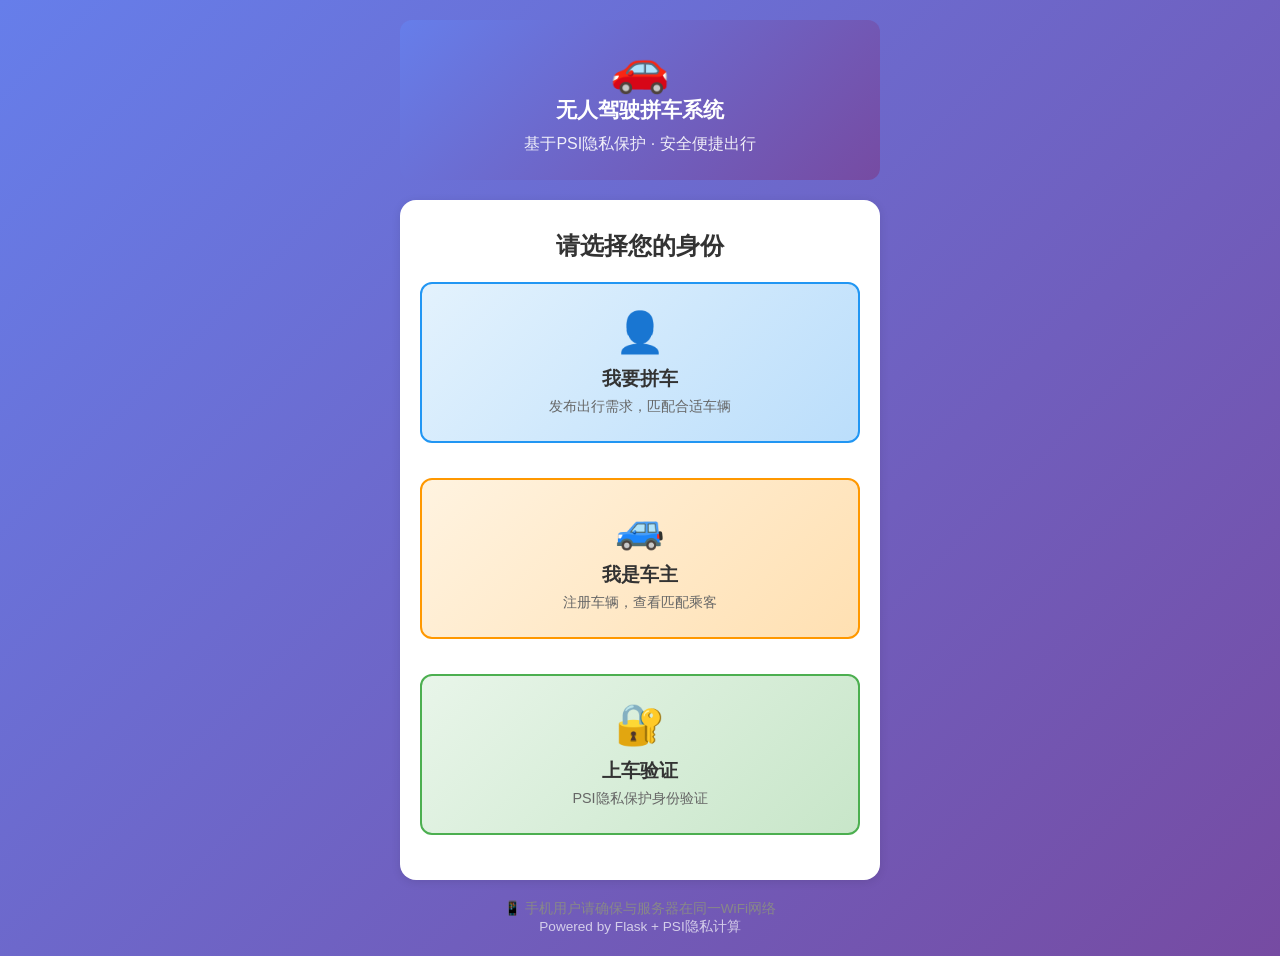
<file: templates/index.html>
<!DOCTYPE html>
<html lang="zh-CN">
<head>
    <meta charset="UTF-8">
    <meta name="viewport" content="width=device-width, initial-scale=1.0, user-scalable=no">
    <title>无人驾驶拼车系统</title>
    <link rel="stylesheet" href="/static/style.css">
    <style>
        body {
            padding: 10px;
        }

        .container {
            max-width: 500px;
            padding: 10px;
        }

        .header h1 {
            font-size: 1.5rem;
        }

        .selection-box {
            padding: 30px 20px;
        }

        .selection-card {
            padding: 25px 20px;
            margin-bottom: 15px;
        }

        .selection-card .icon {
            font-size: 2.5rem;
            margin-bottom: 10px;
        }

        .selection-card h3 {
            font-size: 1.2rem;
            margin-bottom: 5px;
        }

        .selection-card p {
            font-size: 0.9rem;
        }

        .welcome-banner {
            background: linear-gradient(135deg, #667eea 0%, #764ba2 100%);
            color: white;
            padding: 20px;
            border-radius: 12px;
            margin-bottom: 20px;
            text-align: center;
        }

        .welcome-banner h2 {
            margin: 0 0 10px 0;
            font-size: 1.3rem;
        }

        .welcome-banner p {
            margin: 5px 0;
            opacity: 0.9;
        }
    </style>
</head>
<body>
    <div class="container">
        <!-- 欢迎横幅 -->
        <div class="welcome-banner">
            <div style="font-size: 3rem;">🚗</div>
            <h2>无人驾驶拼车系统</h2>
            <p>基于PSI隐私保护 · 安全便捷出行</p>
        </div>

        <div class="selection-box">
            <h2 style="margin-bottom: 20px; text-align: center;">请选择您的身份</h2>

            <div class="button-group">
                <a href="/passenger" class="selection-card passenger-card">
                    <div class="icon">👤</div>
                    <h3>我要拼车</h3>
                    <p>发布出行需求，匹配合适车辆</p>
                </a>

                <a href="/vehicle" class="selection-card vehicle-card">
                    <div class="icon">🚙</div>
                    <h3>我是车主</h3>
                    <p>注册车辆，查看匹配乘客</p>
                </a>

                <a href="/verify" class="selection-card verify-card">
                    <div class="icon">🔐</div>
                    <h3>上车验证</h3>
                    <p>PSI隐私保护身份验证</p>
                </a>
            </div>
        </div>

        <div class="footer" style="margin-top: 20px;">
            <p style="color: #888; font-size: 0.85rem;">
                📱 手机用户请确保与服务器在同一WiFi网络
            </p>
            <p>Powered by Flask + PSI隐私计算</p>
        </div>
    </div>
</body>
</html>
</file>
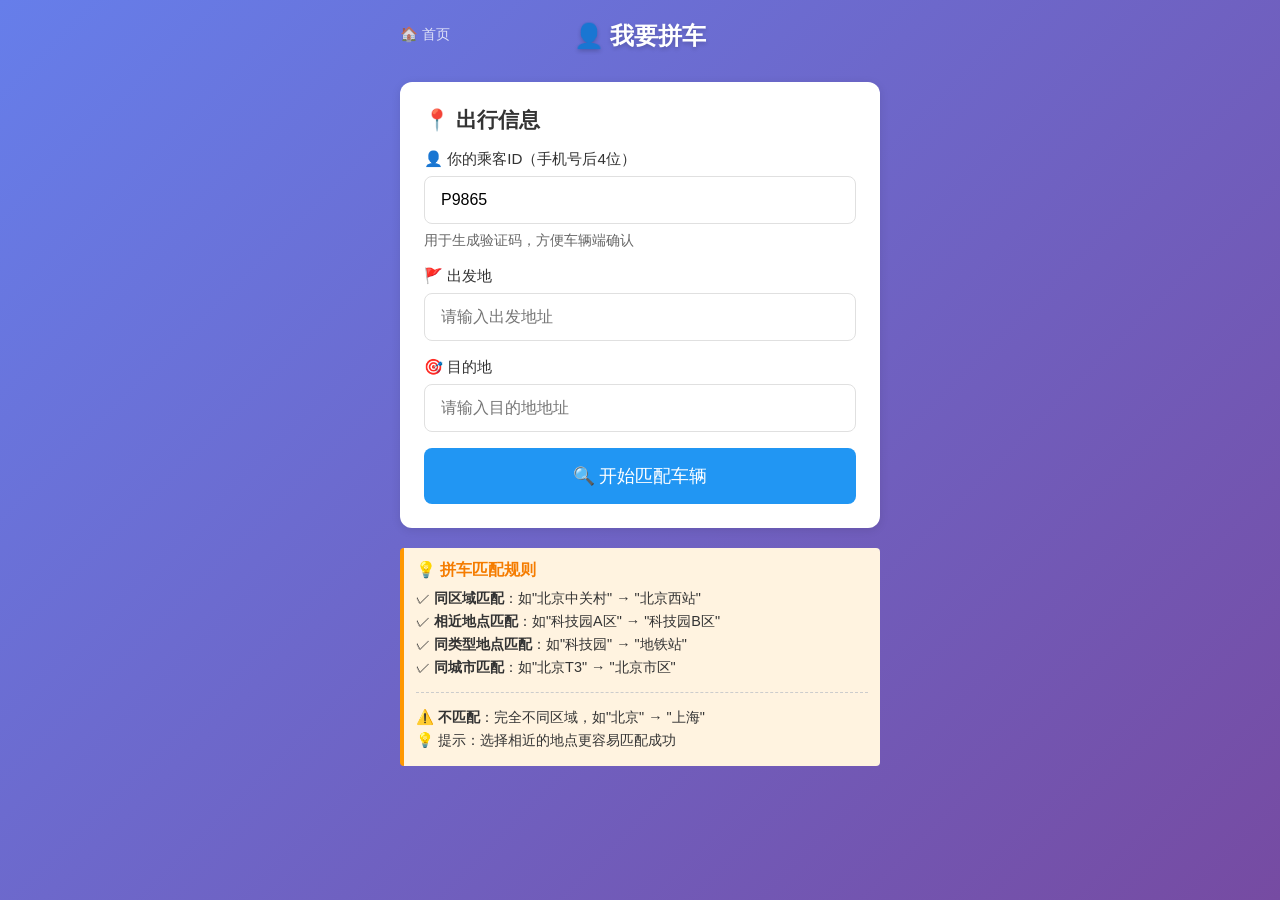
<file: templates/passenger.html>
<!DOCTYPE html>
<html lang="zh-CN">
<head>
    <meta charset="UTF-8">
    <meta name="viewport" content="width=device-width, initial-scale=1.0, maximum-scale=1.0, user-scalable=yes">
    <title>乘客端 - 无人驾驶拼车</title>
    <link rel="stylesheet" href="/static/style.css">
    <style>
        body {
            padding: 10px;
        }

        .container {
            max-width: 500px;
            padding: 10px;
        }

        .header h1 {
            font-size: 1.5rem;
        }

        .form-group label {
            font-size: 0.95rem;
        }

        .form-group input {
            font-size: 16px;
            padding: 14px 16px;
        }

        .verification-code {
            font-size: 2rem;
            letter-spacing: 4px;
            text-align: center;
            padding: 15px;
            background: linear-gradient(135deg, #667eea 0%, #764ba2 100%);
            color: white;
            border-radius: 8px;
            margin: 15px 0;
        }

        .match-details {
            font-size: 0.95rem;
        }

        .match-details p {
            margin: 8px 0;
            padding: 0;
        }

        .match-details strong {
            display: inline-block;
            width: 80px;
            font-weight: normal;
        }

        .copy-code-btn {
            background: rgba(102, 126, 234, 0.1);
            border: 1px dashed #667eea;
            color: #667eea;
            padding: 8px 16px;
            border-radius: 6px;
            margin: 10px auto;
            text-align: center;
            cursor: pointer;
            user-select: none;
            -webkit-user-select: none;
        }

        .copy-code-btn:active {
            background: rgba(102, 126, 234, 0.2);
        }

        .copy-code-btn.copied {
            background: #e8f5e9;
            border-color: #4caf50;
            color: #4caf50;
        }

        .quick-start-btn {
            background: linear-gradient(135deg, #667eea 0%, #764ba2 100%);
            color: white;
            border: none;
            border-radius: 8px;
            padding: 12px;
            width: 100%;
            margin-bottom: 12px;
            cursor: pointer;
        }

        .quick-start-btn:active {
            opacity: 0.9;
        }

        .status-tips {
            background: #fff3e0;
            border-left: 4px solid #ff9800;
            padding: 12px;
            border-radius: 4px;
            margin-top: 15px;
        }

        .status-tips h4 {
            margin: 0 0 8px 0;
            color: #f57c00;
        }

        .status-tips p {
            margin: 4px 0;
            font-size: 0.9rem;
        }

        /* 移动端优化 */
        @media (max-width: 480px) {
            .container {
                padding: 5px;
            }

            .header h1 {
                font-size: 1.3rem;
            }

            .card {
                padding: 15px;
            }

            .btn {
                min-height: 44px; /* 触摸友好的最小高度 */
                font-size: 1rem;
            }

            .form-group input {
                padding: 12px 14px; /* 触摸友好的输入框 */
                font-size: 16px; /* 防止iOS自动缩放 */
            }

            .verification-code {
                font-size: 1.5rem;
                padding: 10px;
            }

            .match-details p {
                font-size: 0.85rem;
            }

            .status-tips {
                padding: 10px;
            }

            .status-tips h4 {
                font-size: 0.9rem;
            }

            .status-tips p {
                font-size: 0.8rem;
            }
        }
    </style>
</head>
<body>
    <div class="container">
        <div class="header">
            <a href="/" class="back-link">🏠 首页</a>
            <h1>👤 我要拼车</h1>
        </div>

        <div class="card">
            <h2 style="margin-bottom: 15px;">📍 出行信息</h2>

            <form id="passengerForm">
                <div class="form-group">
                    <label for="passengerId">👤 你的乘客ID（手机号后4位）</label>
                    <input type="text" id="passengerId" placeholder="例如：P8888" required maxlength="8" pattern="[A-Z0-9]+" inputmode="text">
                    <p class="hint">用于生成验证码，方便车辆端确认</p>
                </div>

                <div class="form-group">
                    <label for="startLocation">🚩 出发地</label>
                    <input type="text" id="startLocation" placeholder="请输入出发地址" required>
                </div>

                <div class="form-group">
                    <label for="endLocation">🎯 目的地</label>
                    <input type="text" id="endLocation" placeholder="请输入目的地地址" required>
                </div>

                <button type="submit" class="btn btn-primary" id="matchBtn" style="font-size: 1.1rem; padding: 16px;">
                    <span>🔍 开始匹配车辆</span>
                </button>
            </form>
        </div>

        <div id="resultSection" class="card hidden">
            <div id="resultContent"></div>
        </div>

        <!-- 提示信息 -->
        <div class="status-tips">
            <h4>💡 拼车匹配规则</h4>
            <p>✓ <strong>同区域匹配</strong>：如"北京中关村" → "北京西站"</p>
            <p>✓ <strong>相近地点匹配</strong>：如"科技园A区" → "科技园B区"</p>
            <p>✓ <strong>同类型地点匹配</strong>：如"科技园" → "地铁站"</p>
            <p>✓ <strong>同城市匹配</strong>：如"北京T3" → "北京市区"</p>
            <hr style="margin: 15px 0; border: none; border-top: 1px dashed #ccc;">
            <p>⚠️ <strong>不匹配</strong>：完全不同区域，如"北京" → "上海"</p>
            <p>💡 提示：选择相近的地点更容易匹配成功</p>
        </div>
    </div>

    <script>
        let currentPassengerId = null;
        let matchedVehicleId = null;
        let matchCode = '';

        // 生成随机乘客ID
        function generatePassengerId() {
            const random = Math.floor(1000 + Math.random() * 9000);
            return 'P' + random;
        }

        // 自动生成乘客ID
        document.getElementById('passengerId').value = generatePassengerId();

        // 表单提交
        document.getElementById('passengerForm').addEventListener('submit', async (e) => {
            e.preventDefault();

            const passengerId = document.getElementById('passengerId').value;
            const start = document.getElementById('startLocation').value;
            const end = document.getElementById('endLocation').value;
            const matchBtn = document.getElementById('matchBtn');
            const resultSection = document.getElementById('resultSection');
            const resultContent = document.getElementById('resultContent');

            currentPassengerId = passengerId;

            try {
                matchBtn.disabled = true;
                matchBtn.innerHTML = '<span class="loading"></span> 正在匹配...';

                // 注册乘客
                await fetch('/passenger/register', {
                    method: 'POST',
                    headers: { 'Content-Type': 'application/json' },
                    body: JSON.stringify({
                        passenger_id: passengerId,
                        start: start,
                        end: end
                    })
                });

                // 请求匹配
                const response = await fetch('/match', {
                    method: 'POST',
                    headers: { 'Content-Type': 'application/json' },
                    body: JSON.stringify({ passenger_id: passengerId })
                });

                const result = await response.json();
                matchBtn.disabled = false;
                matchBtn.innerHTML = '<span>🔍 开始匹配车辆</span>';

                resultSection.classList.remove('hidden');

                if (result.success) {
                    matchedVehicleId = result.vehicle.id;
                    matchCode = result.match_code;

                    resultContent.innerHTML = `
                        <div class="success-message" style="text-align: center;">
                            <div style="font-size: 4rem; margin-bottom: 10px;">🎉</div>
                            <h3 style="font-size: 1.3rem;">匹配成功！</h3>

                            <div class="match-details">
                                <p><strong>你的ID：</strong><span style="color: #667eea;">${passengerId}</span></p>
                                <p><strong>车辆ID：</strong>${result.vehicle.id}</p>
                                <p><strong>车辆路线：</strong>${result.vehicle.start} → ${result.vehicle.end}</p>
                                <p><strong>剩余座位：</strong>${result.vehicle.seats}个</p>
                            </div>

                            <div class="verification-code">${result.match_code}</div>

                            <div class="copy-code-btn" onclick="copyCode()">
                                📋 点击复制验证码
                            </div>

                            <p style="margin-top: 15px; color: #666;">
                                ⚠️ 请保存此验证码，上车时需要出示
                            </p>

                            <button class="btn btn-danger" id="cancelBtn" style="margin-top: 15px; width: 100%;">
                                <span>✕ 取消匹配</span>
                            </button>
                        </div>
                    `;
                    document.getElementById('cancelBtn').addEventListener('click', cancelMatch);
                } else {
                    matchedVehicleId = null;
                    resultContent.innerHTML = `
                        <div class="error-message" style="text-align: center;">
                            <div style="font-size: 3rem;">😔</div>
                            <h3>${result.message}</h3>
                            <p>提示：选择与已有车辆相同的地点区域更容易匹配</p>
                            <button class="btn btn-secondary" onclick="tryAgain()" style="margin-top: 15px; width: 100%;">
                                <span>🔄 重新尝试</span>
                            </button>
                        </div>
                    `;
                }
            } catch (error) {
                matchBtn.disabled = false;
                matchBtn.innerHTML = '<span>🔍 开始匹配车辆</span>';
                resultSection.classList.remove('hidden');
                resultContent.innerHTML = `
                    <div class="error-message">
                        <h3>❌ 连接失败</h3>
                        <p>请检查：</p>
                        <p>1. 电脑服务器是否正在运行</p>
                        <p>2. 手机和电脑是否在同一WiFi</p>
                    </div>
                `;
            }
        });

        // 复制验证码
        function copyCode() {
            navigator.clipboard.writeText(matchCode).then(() => {
                const btn = document.querySelector('.copy-code-btn');
                btn.textContent = '✅ 已复制！';
                btn.classList.add('copied');
                setTimeout(() => {
                    btn.textContent = '📋 点击复制验证码';
                    btn.classList.remove('copied');
                }, 2000);
            }).catch(() => {
                // 降级方案
                const textarea = document.createElement('textarea');
                textarea.value = matchCode;
                textarea.style.position = 'fixed';
                textarea.style.opacity = '0';
                document.body.appendChild(textarea);
                textarea.select();
                document.execCommand('copy');
                document.body.removeChild(textarea);
                alert('验证码: ' + matchCode);
            });
        }

        // 重新尝试
        function tryAgain() {
            document.getElementById('resultSection').classList.add('hidden');
        }

        // 取消匹配
        async function cancelMatch() {
            if (!currentPassengerId) return;

            const cancelBtn = document.getElementById('cancelBtn');
            const resultSection = document.getElementById('resultSection');
            const resultContent = document.getElementById('resultContent');

            if (!confirm('确定要取消匹配吗？')) return;

            try {
                cancelBtn.disabled = true;
                cancelBtn.innerHTML = '<span class="loading" style="border-color: #f44336; border-top-color: transparent;"></span> 取消中...';

                const response = await fetch('/cancel', {
                    method: 'POST',
                    headers: { 'Content-Type': 'application/json' },
                    body: JSON.stringify({ passenger_id: currentPassengerId })
                });

                const result = await response.json();
                matchedVehicleId = null;
                matchCode = '';

                resultContent.innerHTML = `
                    <div class="success-message" style="text-align: center;">
                        <div style="font-size: 3rem;">✓</div>
                        <h3>已取消匹配</h3>
                        <p>座位已释放，您可以重新发起匹配</p>
                        <button class="btn btn-primary" onclick="tryAgain()" style="margin-top: 15px; width: 100%;">
                            <span>🔍 重新匹配</span>
                        </button>
                    </div>
                `;
            } catch (error) {
                cancelBtn.disabled = false;
                cancelBtn.innerHTML = '<span>✕ 取消匹配</span>';
                alert('取消失败，请重试');
            }
        }
    </script>
</body>
</html>
</file>
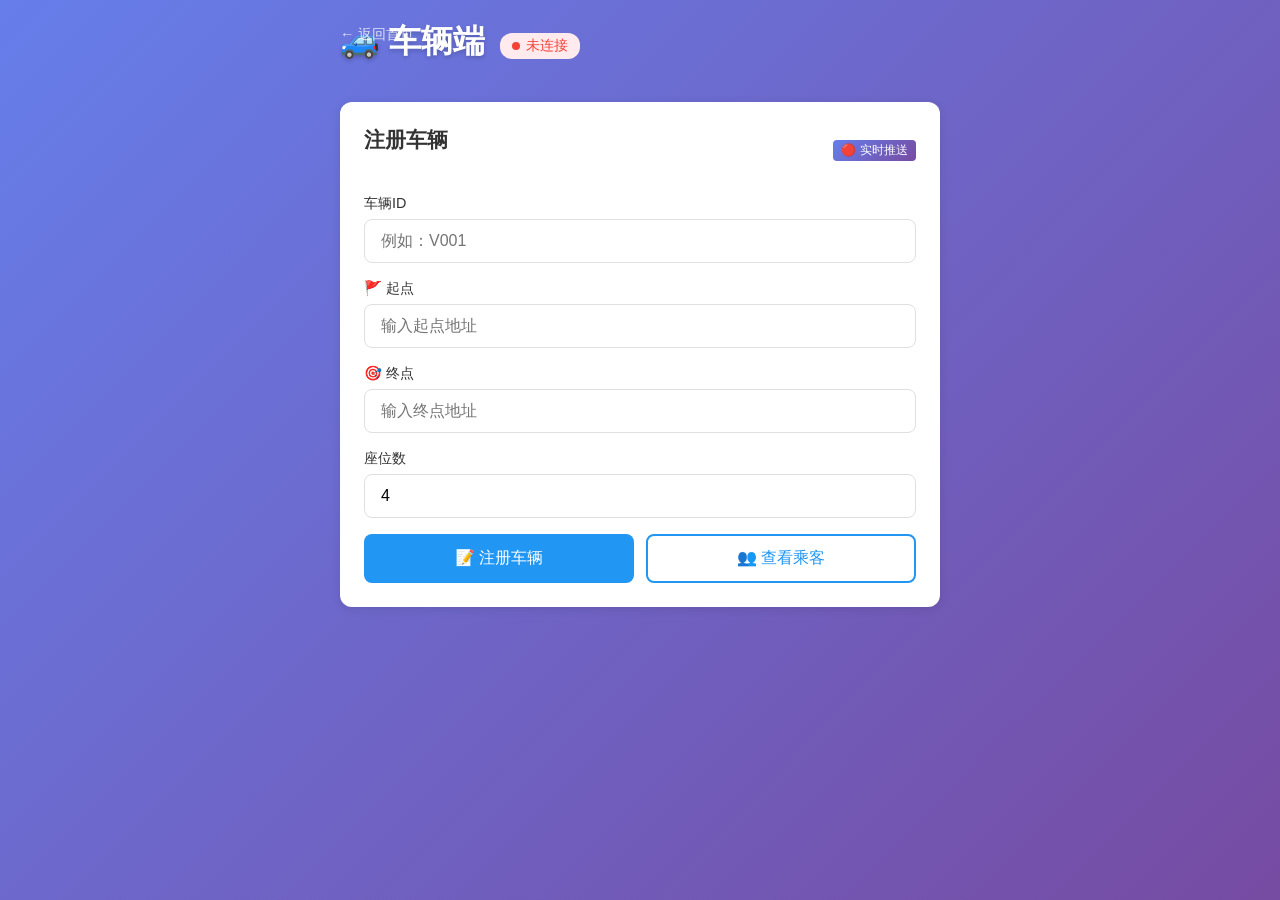
<file: templates/vehicle.html>
<!DOCTYPE html>
<html lang="zh-CN">
<head>
    <meta charset="UTF-8">
    <meta name="viewport" content="width=device-width, initial-scale=1.0, maximum-scale=1.0, user-scalable=yes">
    <title>车辆端 - 无人驾驶拼车系统</title>
    <link rel="stylesheet" href="/static/style.css">
    <script src="https://cdn.socket.io/4.7.2/socket.io.min.js"></script>
    <style>
        .status-indicator {
            display: inline-flex;
            align-items: center;
            gap: 6px;
            font-size: 0.85rem;
            padding: 4px 12px;
            border-radius: 12px;
            background: #f5f7fa;
        }

        .status-indicator.connected {
            background: #e8f5e9;
            color: #4CAF50;
        }

        .status-indicator.disconnected {
            background: #ffebee;
            color: #f44336;
        }

        .status-dot {
            width: 8px;
            height: 8px;
            border-radius: 50%;
        }

        .connected .status-dot {
            background: #4CAF50;
            animation: pulse 2s infinite;
        }

        .disconnected .status-dot {
            background: #f44336;
        }

        @keyframes pulse {
            0%, 100% { opacity: 1; }
            50% { opacity: 0.5; }
        }

        .notification-banner {
            position: fixed;
            top: 0;
            left: 0;
            right: 0;
            padding: 12px 20px;
            background: linear-gradient(135deg, #667eea 0%, #764ba2 100%);
            color: white;
            text-align: center;
            transform: translateY(-100%);
            transition: transform 0.3s ease-out;
            z-index: 1000;
        }

        .notification-banner.show {
            transform: translateY(0);
        }

        .notification-banner .close {
            position: absolute;
            right: 15px;
            top: 50%;
            transform: translateY(-50%);
            background: rgba(255,255,255,0.2);
            border: none;
            color: white;
            width: 24px;
            height: 24px;
            border-radius: 50%;
            cursor: pointer;
        }

        .passenger-row.new {
            animation: highlight 2s ease-out;
        }

        @keyframes highlight {
            0% { background: #fff3e0; }
            100% { background: transparent; }
        }

        .realtime-badge {
            display: inline-flex;
            align-items: center;
            gap: 4px;
            padding: 2px 8px;
            border-radius: 4px;
            background: linear-gradient(135deg, #667eea 0%, #764ba2 100%);
            color: white;
            font-size: 0.75rem;
        }

        /* 移动端优化 */
        @media (max-width: 480px) {
            .passenger-table {
                font-size: 0.85rem;
            }

            .passenger-table th,
            .passenger-table td {
                padding: 6px 4px;
            }

            .btn-sm {
                padding: 4px 8px;
                font-size: 0.75rem;
            }

            .container {
                padding: 5px;
            }

            .card {
                padding: 15px;
            }

            .header {
                padding: 0 5px;
            }

            .header h1 {
                font-size: 1.3rem;
            }

            .button-row {
                grid-template-columns: 1fr;
                gap: 8px;
            }
        }
    </style>
</head>
<body>
    <div id="notificationBanner" class="notification-banner">
        <button class="close" onclick="closeNotification()">×</button>
        <span id="notificationText"></span>
    </div>

    <div class="container">
        <div class="header">
            <a href="/" class="back-link">← 返回首页</a>
            <div style="display: flex; align-items: center; gap: 15px;">
                <h1>🚙 车辆端</h1>
                <div id="connectionStatus" class="status-indicator disconnected">
                    <span class="status-dot"></span>
                    <span class="text">未连接</span>
                </div>
            </div>
        </div>

        <div class="card">
            <div style="display: flex; justify-content: space-between; align-items: center; margin-bottom: 20px;">
                <h2>注册车辆</h2>
                <span class="realtime-badge">
                    <span>🔴</span> 实时推送
                </span>
            </div>
            <form id="vehicleForm">
                <div class="form-group">
                    <label for="vehicleId">车辆ID</label>
                    <input type="text" id="vehicleId" placeholder="例如：V001" required>
                </div>

                <div class="form-group">
                    <label for="startLocation">🚩 起点</label>
                    <input type="text" id="startLocation" placeholder="输入起点地址" required>
                </div>

                <div class="form-group">
                    <label for="endLocation">🎯 终点</label>
                    <input type="text" id="endLocation" placeholder="输入终点地址" required>
                </div>

                <div class="form-group">
                    <label for="seats">座位数</label>
                    <input type="number" id="seats" min="1" max="10" value="4" required>
                </div>

                <div class="button-row">
                    <button type="submit" class="btn btn-primary" id="registerBtn">
                        <span>📝 注册车辆</span>
                    </button>
                    <button type="button" class="btn btn-secondary" id="checkBtn">
                        <span>👥 查看乘客</span>
                    </button>
                </div>
            </form>
        </div>

        <div id="passengerSection" class="card hidden">
            <h2>匹配的乘客列表 <span class="realtime-badge" style="margin-left: 10px;">自动刷新</span></h2>
            <div id="passengerContent"></div>
        </div>
    </div>

    <script>
        let socket = null;
        let currentVehicleId = null;
        let passengers = [];

        const vehicleForm = document.getElementById('vehicleForm');
        const registerBtn = document.getElementById('registerBtn');
        const checkBtn = document.getElementById('checkBtn');
        const passengerSection = document.getElementById('passengerSection');
        const passengerContent = document.getElementById('passengerContent');
        const connectionStatus = document.getElementById('connectionStatus');

        // 初始化 Socket.IO 连接
        function initSocket() {
            socket = io({
                transports: ['websocket', 'polling'],
                reconnection: true,
                reconnectionDelay: 1000,
                reconnectionAttempts: 5
            });

            socket.on('connect', () => {
                console.log('WebSocket 已连接');
                updateConnectionStatus(true);

                // 如果有车辆ID，加入车辆房间
                if (currentVehicleId) {
                    joinVehicleRoom(currentVehicleId);
                }
            });

            socket.on('disconnect', () => {
                console.log('WebSocket 已断开');
                updateConnectionStatus(false);
            });

            socket.on('connected', (data) => {
                console.log('服务器确认连接:', data);
            });

            socket.on('joined', (data) => {
                console.log('已加入车辆房间:', data);
            });

            // 新乘客匹配通知
            socket.on('new_passenger', (data) => {
                console.log('新乘客匹配:', data);
                showNotification(`🎉 新乘客 ${data.passenger.id} 已匹配！`);
                refreshPassengerList();
            });

            // 乘客上车通知
            socket.on('passenger_boarded', (data) => {
                console.log('乘客已上车:', data);
                showNotification(`✓ 乘客 ${data.passenger_id} 已上车`);
                refreshPassengerList();
            });

            // 乘客取消通知
            socket.on('passenger_cancelled', (data) => {
                console.log('乘客已取消:', data);
                showNotification(`✕ 乘客 ${data.passenger_id} 已取消匹配`);
                refreshPassengerList();
            });

            // 系统重置通知
            socket.on('system_reset', (data) => {
                console.log('系统已重置:', data);
                showNotification('🔄 系统已重置');
                refreshPassengerList();
            });
        }

        function updateConnectionStatus(connected) {
            if (connected) {
                connectionStatus.className = 'status-indicator connected';
                connectionStatus.innerHTML = '<span class="status-dot"></span><span class="text">已连接</span>';
            } else {
                connectionStatus.className = 'status-indicator disconnected';
                connectionStatus.innerHTML = '<span class="status-dot"></span><span class="text">未连接</span>';
            }
        }

        function joinVehicleRoom(vehicleId) {
            if (socket && socket.connected) {
                socket.emit('join_vehicle', { vehicle_id: vehicleId });
                console.log('加入车辆房间:', vehicleId);
            }
        }

        function showNotification(text) {
            const banner = document.getElementById('notificationBanner');
            const notificationText = document.getElementById('notificationText');
            notificationText.textContent = text;
            banner.classList.add('show');

            setTimeout(() => {
                banner.classList.remove('show');
            }, 4000);
        }

        function closeNotification() {
            document.getElementById('notificationBanner').classList.remove('show');
        }

        // 注册车辆
        vehicleForm.addEventListener('submit', async (e) => {
            e.preventDefault();

            const vehicleId = document.getElementById('vehicleId').value;
            const start = document.getElementById('startLocation').value;
            const end = document.getElementById('endLocation').value;
            const seats = document.getElementById('seats').value;

            currentVehicleId = vehicleId;

            try {
                registerBtn.disabled = true;
                registerBtn.innerHTML = '<span class="loading"></span> 注册中...';

                const response = await fetch('/vehicle/register', {
                    method: 'POST',
                    headers: { 'Content-Type': 'application/json' },
                    body: JSON.stringify({
                        vehicle_id: vehicleId,
                        start: start,
                        end: end,
                        seats: parseInt(seats)
                    })
                });

                const result = await response.json();
                registerBtn.disabled = false;
                registerBtn.innerHTML = '<span>📝 注册车辆</span>';

                if (result.vehicle) {
                    showNotification('✅ 车辆注册成功！');
                    // 加入车辆房间接收实时通知
                    joinVehicleRoom(vehicleId);
                } else {
                    showNotification('❌ 注册失败：' + (result.error || '未知错误'));
                }
            } catch (error) {
                registerBtn.disabled = false;
                registerBtn.innerHTML = '<span>📝 注册车辆</span>';
                showNotification('❌ 网络错误或服务器未启动');
            }
        });

        // 查看乘客
        checkBtn.addEventListener('click', async () => {
            const vehicleId = document.getElementById('vehicleId').value;

            if (!vehicleId) {
                showNotification('❌ 请先输入车辆ID');
                return;
            }

            currentVehicleId = vehicleId;
            joinVehicleRoom(vehicleId);
            await refreshPassengerList();
        });

        // 刷新乘客列表
        async function refreshPassengerList() {
            const vehicleId = document.getElementById('vehicleId').value;

            if (!vehicleId) {
                return;
            }

            try {
                const response = await fetch(`/vehicle/check?vehicle_id=${vehicleId}`);
                const result = await response.json();

                passengerSection.classList.remove('hidden');

                const passengers = result.matched_passengers || [];
                const vehicle = result.vehicle || {};

                if (passengers.length === 0) {
                    passengerContent.innerHTML = `
                        <div class="empty-state">
                            <p>暂无匹配的乘客</p>
                            <p class="hint">车辆状态：${vehicle.status || '未注册'}</p>
                            ${vehicle.seats !== undefined ? `<p class="hint">剩余座位：${vehicle.seats}</p>` : ''}
                        </div>
                    `;
                } else {
                    passengerContent.innerHTML = `
                        <div class="vehicle-info">
                            <p><strong>车辆ID：</strong>${vehicle.id}</p>
                            <p><strong>路线：</strong>${vehicle.start} → ${vehicle.end}</p>
                            <p><strong>剩余座位：</strong>${vehicle.seats}</p>
                        </div>
                        <table class="passenger-table">
                            <thead>
                                <tr>
                                    <th>乘客ID</th>
                                    <th>起点</th>
                                    <th>终点</th>
                                    <th>状态</th>
                                    <th>操作</th>
                                </tr>
                            </thead>
                            <tbody>
                                ${passengers.map((p, index) => `
                                    <tr class="${index === passengers.length - 1 ? 'passenger-row new' : ''}">
                                        <td>${p.id}</td>
                                        <td>${p.start}</td>
                                        <td>${p.end}</td>
                                        <td><span class="status-badge matched">${p.status}</span></td>
                                        <td>
                                            ${p.status === 'matched' ? `
                                                <button class="btn btn-sm btn-success" onclick="confirmBoarding('${p.id}')">
                                                    ✓ 确认上车
                                                </button>
                                            ` : ''}
                                            ${p.status === 'boarded' ? `
                                                <span style="color: #4CAF50;">已上车</span>
                                            ` : ''}
                                        </td>
                                    </tr>
                                `).join('')}
                            </tbody>
                        </table>
                    `;
                }
            } catch (error) {
                passengerSection.classList.remove('hidden');
                passengerContent.innerHTML = `
                    <div class="error-message">
                        <p>❌ 查询失败，请确保车辆已注册</p>
                    </div>
                `;
            }
        }

        // 确认乘客上车
        async function confirmBoarding(passengerId) {
            const vehicleId = document.getElementById('vehicleId').value;

            if (!vehicleId) {
                showNotification('❌ 请先注册车辆');
                return;
            }

            if (!confirm(`确认乘客 ${passengerId} 已上车？`)) {
                return;
            }

            try {
                const response = await fetch('/vehicle/confirm', {
                    method: 'POST',
                    headers: { 'Content-Type': 'application/json' },
                    body: JSON.stringify({
                        vehicle_id: vehicleId,
                        passenger_id: passengerId
                    })
                });

                const result = await response.json();

                if (result.success) {
                    showNotification(`✅ 已确认乘客 ${passengerId} 上车`);
                    refreshPassengerList();
                } else {
                    showNotification(`❌ ${result.error || '操作失败'}`);
                }
            } catch (error) {
                showNotification('❌ 网络错误，请重试');
            }
        }

        // 页面加载时初始化 Socket
        initSocket();
    </script>
</body>
</html>
</file>
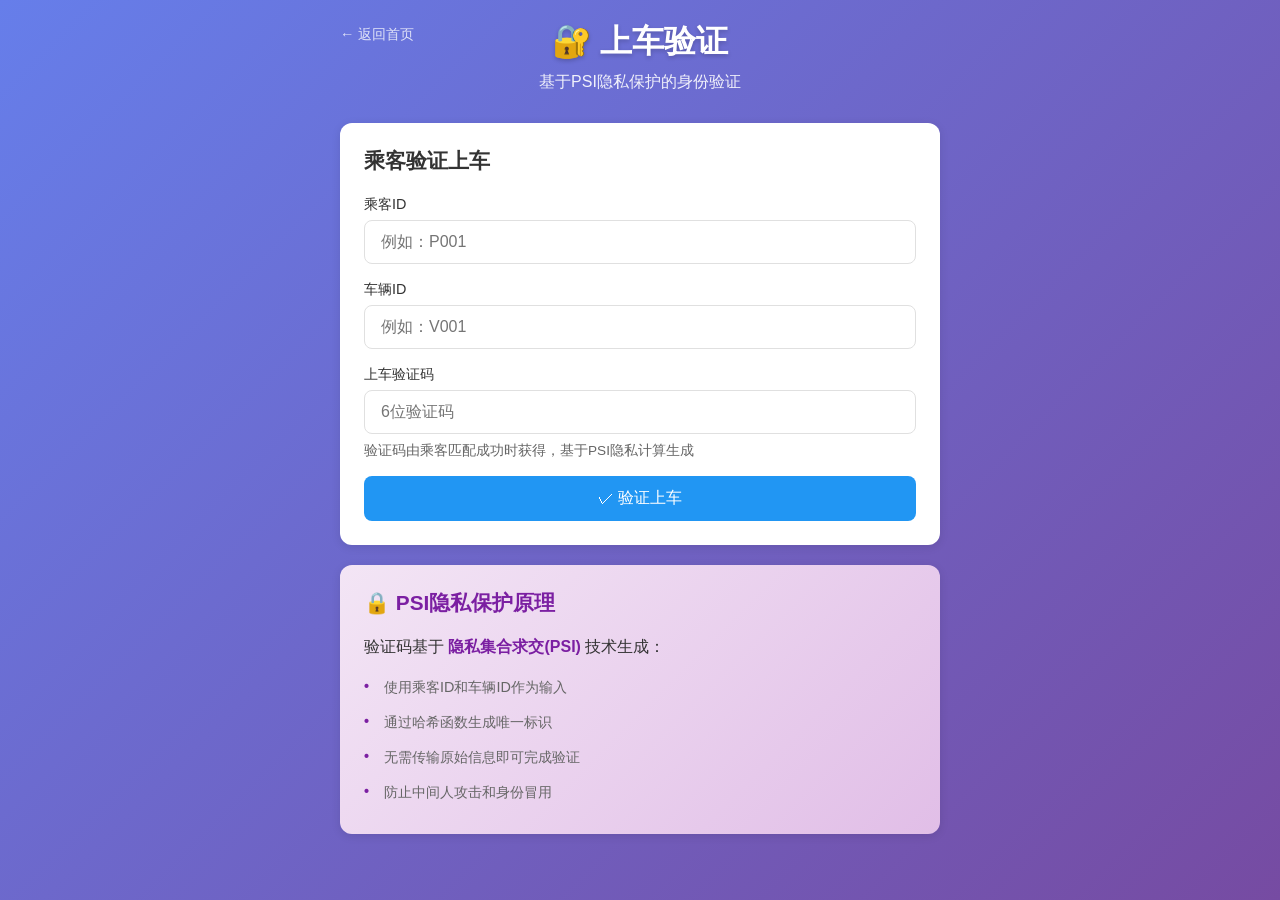
<file: templates/verify.html>
<!DOCTYPE html>
<html lang="zh-CN">
<head>
    <meta charset="UTF-8">
    <meta name="viewport" content="width=device-width, initial-scale=1.0">
    <title>上车验证 - 无人驾驶拼车系统</title>
    <link rel="stylesheet" href="/static/style.css">
</head>
<body>
    <div class="container">
        <div class="header">
            <a href="/" class="back-link">← 返回首页</a>
            <h1>🔐 上车验证</h1>
            <p class="subtitle">基于PSI隐私保护的身份验证</p>
        </div>

        <div class="card">
            <h2>乘客验证上车</h2>
            <form id="verifyForm">
                <div class="form-group">
                    <label for="passengerId">乘客ID</label>
                    <input type="text" id="passengerId" placeholder="例如：P001" required>
                </div>

                <div class="form-group">
                    <label for="vehicleId">车辆ID</label>
                    <input type="text" id="vehicleId" placeholder="例如：V001" required>
                </div>

                <div class="form-group">
                    <label for="verifyCode">上车验证码</label>
                    <input type="text" id="verifyCode" placeholder="6位验证码" maxlength="6" required>
                    <p class="hint">验证码由乘客匹配成功时获得，基于PSI隐私计算生成</p>
                </div>

                <button type="submit" class="btn btn-primary" id="verifyBtn">
                    <span>✓ 验证上车</span>
                </button>
            </form>
        </div>

        <div id="resultSection" class="card hidden">
            <div id="resultContent"></div>
        </div>

        <div class="card info-card">
            <h2>🔒 PSI隐私保护原理</h2>
            <p class="info-text">
                验证码基于 <strong>隐私集合求交(PSI)</strong> 技术生成：
            </p>
            <ul class="info-list">
                <li>使用乘客ID和车辆ID作为输入</li>
                <li>通过哈希函数生成唯一标识</li>
                <li>无需传输原始信息即可完成验证</li>
                <li>防止中间人攻击和身份冒用</li>
            </ul>
        </div>
    </div>

    <script>
        document.getElementById('verifyForm').addEventListener('submit', async (e) => {
            e.preventDefault();

            const passengerId = document.getElementById('passengerId').value;
            const vehicleId = document.getElementById('vehicleId').value;
            const verifyCode = document.getElementById('verifyCode').value;
            const verifyBtn = document.getElementById('verifyBtn');
            const resultSection = document.getElementById('resultSection');
            const resultContent = document.getElementById('resultContent');

            try {
                verifyBtn.disabled = true;
                verifyBtn.innerHTML = '<span class="loading"></span> 验证中...';

                const response = await fetch('/verify', {
                    method: 'POST',
                    headers: { 'Content-Type': 'application/json' },
                    body: JSON.stringify({
                        passenger_id: passengerId,
                        vehicle_id: vehicleId,
                        code: verifyCode.toUpperCase()
                    })
                });

                const result = await response.json();
                verifyBtn.disabled = false;
                verifyBtn.innerHTML = '<span>✓ 验证上车</span>';

                resultSection.classList.remove('hidden');

                if (result.success) {
                    resultContent.innerHTML = `
                        <div class="success-message success-animation">
                            <h3>✅ 验证成功，可以上车！</h3>
                            <p>${result.message}</p>
                            <div class="success-details">
                                <p>乘客：${passengerId}</p>
                                <p>车辆：${vehicleId}</p>
                                <p>验证时间：${new Date().toLocaleString()}</p>
                            </div>
                        </div>
                    `;
                } else {
                    resultContent.innerHTML = `
                        <div class="error-message">
                            <h3>❌ 验证失败</h3>
                            <p>${result.message}</p>
                            <p class="hint">请检查验证码是否正确，或确保乘客已完成匹配</p>
                        </div>
                    `;
                }
            } catch (error) {
                verifyBtn.disabled = false;
                verifyBtn.innerHTML = '<span>✓ 验证上车</span>';
                resultSection.classList.remove('hidden');
                resultContent.innerHTML = `
                    <div class="error-message">
                        <h3>❌ 请求失败</h3>
                        <p>网络错误或服务器未启动</p>
                    </div>
                `;
            }
        });
    </script>
</body>
</html>
</file>
<file: static/style.css>
* {
    margin: 0;
    padding: 0;
    box-sizing: border-box;
}

:root {
    --primary-color: #2196F3;
    --primary-dark: #1976D2;
    --success-color: #4CAF50;
    --error-color: #f44336;
    --warning-color: #ff9800;
    --text-color: #333;
    --text-light: #666;
    --bg-color: #f5f7fa;
    --card-bg: #ffffff;
    --border-color: #e0e0e0;
    --shadow: 0 2px 10px rgba(0, 0, 0, 0.1);
}

body {
    font-family: -apple-system, BlinkMacSystemFont, 'Segoe UI', Roboto, 'Helvetica Neue', Arial, sans-serif;
    background: linear-gradient(135deg, #667eea 0%, #764ba2 100%);
    min-height: 100vh;
    padding: 20px;
    color: var(--text-color);
}

.container {
    max-width: 600px;
    margin: 0 auto;
}

/* Header */
.header {
    text-align: center;
    margin-bottom: 30px;
    position: relative;
}

.header h1 {
    color: white;
    font-size: 2rem;
    margin-bottom: 8px;
    text-shadow: 0 2px 4px rgba(0, 0, 0, 0.2);
}

.subtitle {
    color: rgba(255, 255, 255, 0.9);
    font-size: 1rem;
}

.back-link {
    position: absolute;
    left: 0;
    top: 5px;
    color: white;
    text-decoration: none;
    font-size: 0.9rem;
    opacity: 0.8;
    transition: opacity 0.2s;
}

.back-link:hover {
    opacity: 1;
}

/* Selection Box (Index) */
.selection-box {
    background: var(--card-bg);
    border-radius: 16px;
    padding: 40px;
    box-shadow: var(--shadow);
    text-align: center;
}

.selection-box h2 {
    margin-bottom: 30px;
    color: var(--text-color);
}

.button-group {
    display: grid;
    gap: 20px;
}

.selection-card {
    display: block;
    padding: 30px;
    border-radius: 12px;
    text-decoration: none;
    transition: transform 0.2s, box-shadow 0.2s;
    border: 2px solid transparent;
}

.selection-card:hover {
    transform: translateY(-4px);
    box-shadow: 0 6px 20px rgba(0, 0, 0, 0.15);
}

.passenger-card {
    background: linear-gradient(135deg, #e3f2fd 0%, #bbdefb 100%);
    border-color: #2196F3;
}

.vehicle-card {
    background: linear-gradient(135deg, #fff3e0 0%, #ffe0b2 100%);
    border-color: #ff9800;
}

.verify-card {
    background: linear-gradient(135deg, #e8f5e9 0%, #c8e6c9 100%);
    border-color: #4CAF50;
}

.selection-card .icon {
    font-size: 3rem;
    margin-bottom: 10px;
}

.selection-card h3 {
    color: var(--text-color);
    margin-bottom: 8px;
}

.selection-card p {
    color: var(--text-light);
    font-size: 0.9rem;
}

/* Card */
.card {
    background: var(--card-bg);
    border-radius: 12px;
    padding: 24px;
    box-shadow: var(--shadow);
    margin-bottom: 20px;
}

.card h2 {
    margin-bottom: 20px;
    color: var(--text-color);
    font-size: 1.3rem;
}

/* Form */
.form-group {
    margin-bottom: 16px;
}

.form-group label {
    display: block;
    margin-bottom: 6px;
    color: var(--text-color);
    font-weight: 500;
    font-size: 0.9rem;
}

.form-group input {
    width: 100%;
    padding: 12px 16px;
    border: 1px solid var(--border-color);
    border-radius: 8px;
    font-size: 1rem;
    transition: border-color 0.2s, box-shadow 0.2s;
}

.form-group input:focus {
    outline: none;
    border-color: var(--primary-color);
    box-shadow: 0 0 0 3px rgba(33, 150, 243, 0.1);
}

/* Buttons */
.button-row {
    display: grid;
    grid-template-columns: 1fr 1fr;
    gap: 12px;
}

.btn {
    width: 100%;
    padding: 12px 24px;
    border: none;
    border-radius: 8px;
    font-size: 1rem;
    font-weight: 500;
    cursor: pointer;
    transition: background-color 0.2s, transform 0.1s;
    display: flex;
    align-items: center;
    justify-content: center;
    gap: 8px;
}

.btn:hover:not(:disabled) {
    transform: translateY(-1px);
}

.btn:active:not(:disabled) {
    transform: translateY(0);
}

.btn:disabled {
    opacity: 0.6;
    cursor: not-allowed;
}

.btn-primary {
    background-color: var(--primary-color);
    color: white;
}

.btn-primary:hover:not(:disabled) {
    background-color: var(--primary-dark);
}

.btn-secondary {
    background-color: #fff;
    color: var(--primary-color);
    border: 2px solid var(--primary-color);
}

.btn-secondary:hover:not(:disabled) {
    background-color: #f0f7ff;
}

.btn-danger {
    background-color: var(--error-color);
    color: white;
}

.btn-danger:hover:not(:disabled) {
    background-color: #d32f2f;
}

.btn-success {
    background-color: var(--success-color);
    color: white;
}

.btn-success:hover:not(:disabled) {
    background-color: #388E3C;
}

.btn-sm {
    padding: 6px 12px;
    font-size: 0.85rem;
}

/* Loading Animation */
.loading {
    display: inline-block;
    width: 16px;
    height: 16px;
    border: 2px solid rgba(255, 255, 255, 0.3);
    border-radius: 50%;
    border-top-color: white;
    animation: spin 0.8s linear infinite;
}

@keyframes spin {
    to { transform: rotate(360deg); }
}

/* Result Section */
.hidden {
    display: none;
}

.success-message {
    background-color: #e8f5e9;
    border-left: 4px solid var(--success-color);
    padding: 16px;
    border-radius: 4px;
}

.success-message h3 {
    color: var(--success-color);
    margin-bottom: 12px;
}

.error-message {
    background-color: #ffebee;
    border-left: 4px solid var(--error-color);
    padding: 16px;
    border-radius: 4px;
}

.error-message h3 {
    color: var(--error-color);
    margin-bottom: 8px;
}

.match-details p {
    margin-bottom: 8px;
    color: var(--text-color);
}

.verification-code {
    background: white;
    padding: 4px 12px;
    border-radius: 4px;
    font-family: 'Courier New', monospace;
    font-size: 1.1rem;
    color: var(--primary-color);
    border: 2px solid var(--primary-color);
}

.hint {
    color: var(--text-light);
    font-size: 0.85rem;
    margin-top: 8px;
}

/* Success Animation */
.success-animation {
    animation: successPulse 0.5s ease-out;
}

@keyframes successPulse {
    0% {
        transform: scale(1);
    }
    50% {
        transform: scale(1.02);
    }
    100% {
        transform: scale(1);
    }
}

.success-details {
    margin-top: 12px;
    padding-top: 12px;
    border-top: 1px solid #c8e6c9;
}

.success-details p {
    margin-bottom: 4px;
    color: var(--text-light);
    font-size: 0.9rem;
}

/* Info Card */
.info-card {
    background: linear-gradient(135deg, #f3e5f5 0%, #e1bee7 100%);
}

.info-card h2 {
    color: #7b1fa2;
}

.info-text {
    margin-bottom: 12px;
    color: var(--text-color);
}

.info-text strong {
    color: #7b1fa2;
}

.info-list {
    list-style: none;
    padding: 0;
}

.info-list li {
    padding: 8px 0;
    padding-left: 20px;
    position: relative;
    color: var(--text-light);
    font-size: 0.9rem;
}

.info-list li::before {
    content: "•";
    position: absolute;
    left: 0;
    color: #7b1fa2;
    font-weight: bold;
}

/* Passenger Table */
.vehicle-info {
    background-color: #f5f7fa;
    padding: 12px;
    border-radius: 6px;
    margin-bottom: 16px;
}

.vehicle-info p {
    margin-bottom: 4px;
}

.passenger-table {
    width: 100%;
    border-collapse: collapse;
}

.passenger-table th,
.passenger-table td {
    padding: 10px 12px;
    text-align: left;
    border-bottom: 1px solid var(--border-color);
}

.passenger-table th {
    background-color: #f5f7fa;
    font-weight: 500;
    color: var(--text-light);
}

.passenger-table tr:last-child td {
    border-bottom: none;
}

.status-badge {
    display: inline-block;
    padding: 2px 8px;
    border-radius: 12px;
    font-size: 0.8rem;
    font-weight: 500;
}

.status-badge.matched {
    background-color: #e8f5e9;
    color: var(--success-color);
}

.status-badge.waiting {
    background-color: #fff3e0;
    color: var(--warning-color);
}

.empty-state {
    text-align: center;
    padding: 30px;
    color: var(--text-light);
}

/* Notification */
.notification {
    position: fixed;
    top: 20px;
    right: 20px;
    padding: 16px 24px;
    border-radius: 8px;
    color: white;
    font-weight: 500;
    box-shadow: 0 4px 12px rgba(0, 0, 0, 0.15);
    z-index: 1000;
    animation: slideIn 0.3s ease-out;
    max-width: 300px;
}

.notification.success {
    background-color: var(--success-color);
}

.notification.error {
    background-color: var(--error-color);
}

@keyframes slideIn {
    from {
        transform: translateX(400px);
        opacity: 0;
    }
    to {
        transform: translateX(0);
        opacity: 1;
    }
}

/* Footer */
.footer {
    text-align: center;
    margin-top: 30px;
    color: rgba(255, 255, 255, 0.7);
    font-size: 0.85rem;
}

/* Responsive */
@media (max-width: 480px) {
    body {
        padding: 15px;
    }

    .header h1 {
        font-size: 1.6rem;
    }

    .selection-box {
        padding: 25px;
    }

    .selection-card {
        padding: 20px;
    }

    .button-row {
        grid-template-columns: 1fr;
    }

    .passenger-table {
        font-size: 0.9rem;
    }

    .passenger-table th,
    .passenger-table td {
        padding: 8px;
    }
}
</file>
